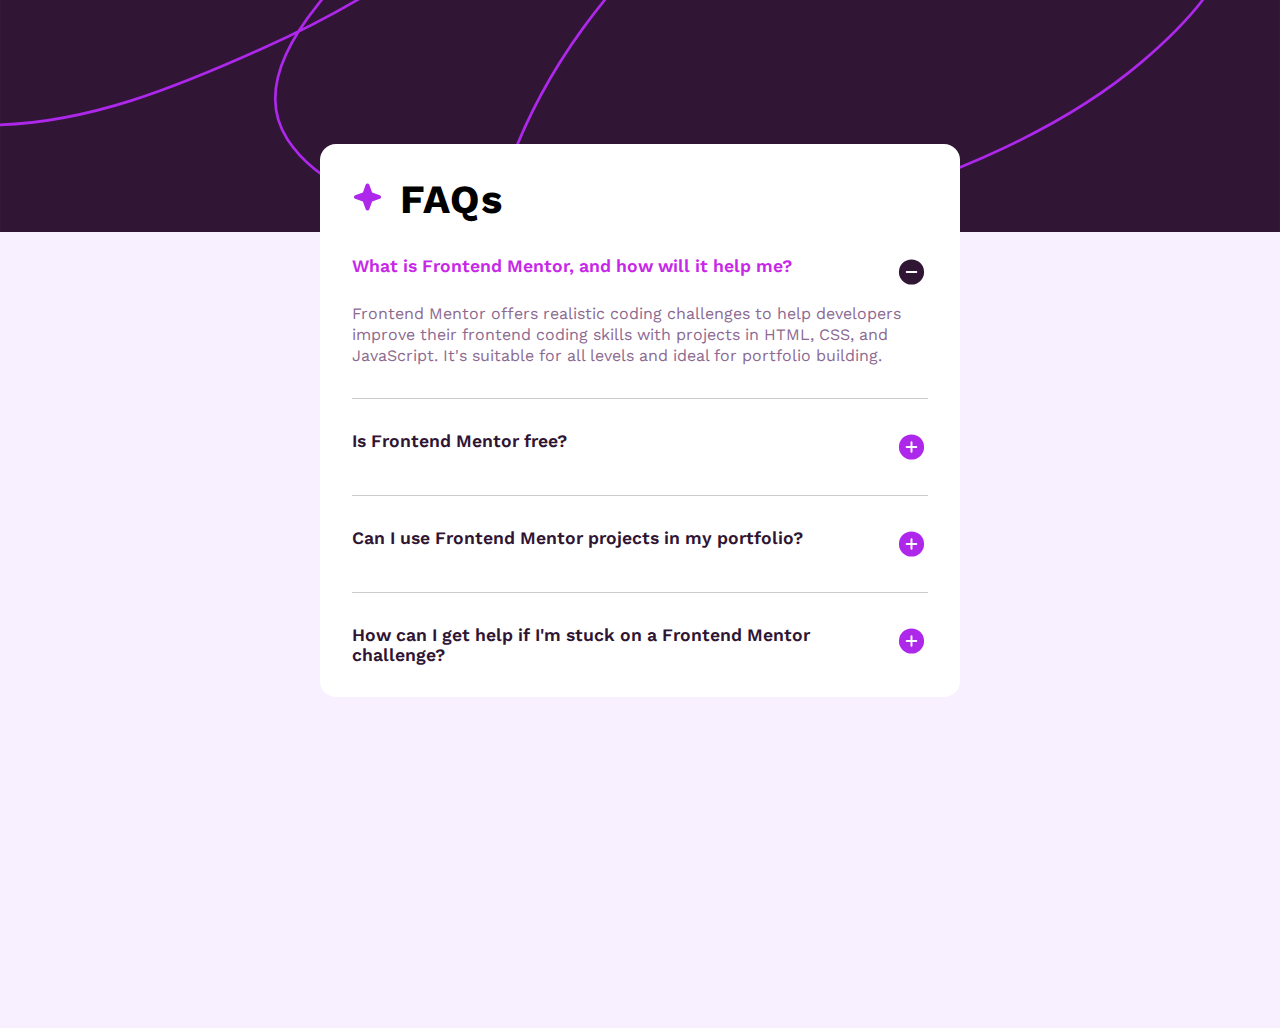
<file: src/index.html>
<!DOCTYPE html>
<html lang="en">
  <head>
    <meta charset="UTF-8" />
    <meta name="viewport" content="width=device-width, initial-scale=1.0" />

    <link
      rel="icon"
      type="image/png"
      sizes="32x32"
      href="./assets/images/favicon-32x32.png"
    />
    <link rel="stylesheet" href="./styles/style.css" />

    <script src="script.js" defer></script>

    <title>Frontend Mentor | FAQ accordion</title>
  </head>
  <body>
    <div role="banner">
      <picture>
        <source
          media="(min-width: 768px)"
          srcset="../assets/images/background-pattern-desktop.svg"
        />
        <img
          src="../assets/images/background-pattern-mobile.svg"
          alt="An illustrated banner of purple background and few pink lines passes through it"
          width="375"
          height="232"
        />
      </picture>
    </div>
    <main>
      <section class="container">
        <h1>FAQs</h1>
        <section aria-label="Frequently Asked Questions">
          <div class="accordion">
            <div class="accordion__question">
              <h2 id="question1" class="question open" tabindex="0">
                What is Frontend Mentor, and how will it help me?
              </h2>
              <button
                type="button"
                aria-expanded="true"
                aria-controls="answer1"
                aria-labelledby="question1"
              >
                <span class="sr-only">Toggle answer</span>
              </button>
            </div>
            <p id="answer1" class="accordion__answer" aria-live="polite">
              Frontend Mentor offers realistic coding challenges to help
              developers improve their frontend coding skills with projects in
              HTML, CSS, and JavaScript. It's suitable for all levels and ideal
              for portfolio building.
            </p>
          </div>
          <div class="accordion">
            <div class="accordion__question">
              <h2 class="question" tabindex="0" id="question2">
                Is Frontend Mentor free?
              </h2>
              <button
                type="button"
                aria-expanded="false"
                aria-controls="answer2"
                aria-labelledby="question2"
              >
                <span class="sr-only">Toggle answer</span>
              </button>
            </div>
            <p id="answer2" class="accordion__answer" aria-live="polite" hidden>
              Yes, Frontend Mentor offers both free and premium coding
              challenges, with the free option providing access to a range of
              projects suitable for all skill levels.
            </p>
          </div>
          <div class="accordion">
            <div class="accordion__question">
              <h2 class="question" tabindex="0" id="question3">
                Can I use Frontend Mentor projects in my portfolio?
              </h2>
              <button
                type="button"
                aria-expanded="false"
                aria-controls="answer3"
                aria-labelledby="question3"
              >
                <span class="sr-only">Toggle answer</span>
              </button>
            </div>
            <p id="answer3" class="accordion__answer" aria-live="polite" hidden>
              Yes, you can use projects completed on Frontend Mentor in your
              portfolio. It's an excellent way to showcase your skills to
              potential employers!
            </p>
          </div>
          <div class="accordion">
            <div class="accordion__question">
              <h2 class="question" tabindex="0" id="question4">
                How can I get help if I'm stuck on a Frontend Mentor challenge?
              </h2>
              <button
                type="button"
                aria-expanded="false"
                aria-controls="answer4"
                aria-labelledby="question4"
              >
                <span class="sr-only">Toggle answer</span>
              </button>
            </div>
            <p id="answer4" class="accordion__answer" aria-live="polite" hidden>
              The best place to get help is inside Frontend Mentor's Discord
              community. There's a help channel where you can ask questions and
              seek support from other community members.
            </p>
          </div>
        </section>
      </section>
    </main>
  </body>
</html>
</file>
<file: src/styles/style.css>
@import url("https://fonts.googleapis.com/css2?family=Barlow+Semi+Condensed:ital,wght@0,100;0,200;0,300;0,400;0,500;0,600;0,700;0,800;0,900;1,100;1,200;1,300;1,400;1,500;1,600;1,700;1,800;1,900&family=Fraunces:ital,opsz,wght@0,9..144,100..900;1,9..144,100..900&family=Inter:ital,opsz,wght@0,14..32,100..900;1,14..32,100..900&family=Manrope:wght@200..800&family=Montserrat:ital,wght@0,100..900;1,100..900&family=Outfit:wght@100..900&family=Poppins:ital,wght@0,100;0,200;0,300;0,400;0,500;0,600;0,700;0,800;0,900;1,100;1,200;1,300;1,400;1,500;1,600;1,700;1,800;1,900&family=Rubik:ital,wght@0,300..900;1,300..900&family=Work+Sans:ital,wght@0,100..900;1,100..900&family=Young+Serif&display=swap");
:root {
  --light-pink: hsl(275, 100%, 97%);
  --grayish-purple: hsl(292, 16%, 49%);
  --dark-purple: hsl(292, 42%, 14%);
  font-size: 16px;
  font-family: "work sans", sans-serif;
}

* {
  margin: 0;
  padding: 0;
  box-sizing: border-box;
}

img {
  max-inline-size: 100%;
  object-fit: cover;
  width: 100%;
}

body {
  min-height: 100vh;
  background-color: var(--light-pink);
}

picture {
  position: fixed;
  top: 0;
  width: 100%;
  z-index: -1;
}

main {
  display: flex;
  justify-content: center;
  align-items: center;
  padding: 1rem;
  margin-top: 8rem;
}

section.container {
  padding: 2rem 2rem 0;
  display: flex;
  flex-direction: column;
  background-color: white;
  border-radius: 1rem;
  min-width: 15rem;
  max-width: 40rem;
  align-self: center;
}

h1 {
  font-size: 2.5rem;
  letter-spacing: 0.1rem;
  line-height: 1.2;
  font-weight: 700;
}
h1::before {
  content: "";
  display: inline-block;
  background-image: url(../../assets/images/icon-star.svg);
  background-repeat: no-repeat;
  background-size: contain;
  height: 2rem;
  width: 2rem;
  margin-right: 1rem;
}

button {
  background-repeat: no-repeat;
  background-size: contain;
  min-width: 2rem;
  min-height: 2rem;
  background-color: transparent;
  border: none;
  box-shadow: none;
  cursor: pointer;
}
button[aria-expanded=true] {
  background-image: url(../../assets/images/icon-minus.svg);
}
button[aria-expanded=false] {
  background-image: url(../../assets/images/icon-plus.svg);
}
button:focus {
  outline: 2px solid hsl(290, 80%, 53%);
  outline-offset: 0.2rem;
  border-radius: 50%;
}

.accordion {
  display: flex;
  flex-direction: column;
  gap: 1rem;
  padding: 2rem 0;
}

.accordion + .accordion {
  border-top: 1px solid hsl(0, 0%, 80%);
}

.accordion__question {
  display: flex;
  justify-content: space-between;
  align-items: flex-start;
  gap: 1rem;
}

.question {
  font-size: 1.1rem;
  font-weight: 600;
  color: var(--dark-purple);
  cursor: pointer;
}
.question:hover {
  color: var(--grayish-purple);
}
.question:focus {
  outline: 2px solid hsl(290, 80%, 53%);
  outline-offset: 0.2rem;
  border-radius: 3px;
}

.question.open {
  color: hsl(290, 80%, 53%);
}

.accordion__answer {
  color: var(--grayish-purple);
  line-height: 1.3;
}

.sr-only {
  visibility: hidden;
  position: absolute;
}

/*# sourceMappingURL=style.css.map */
</file>
